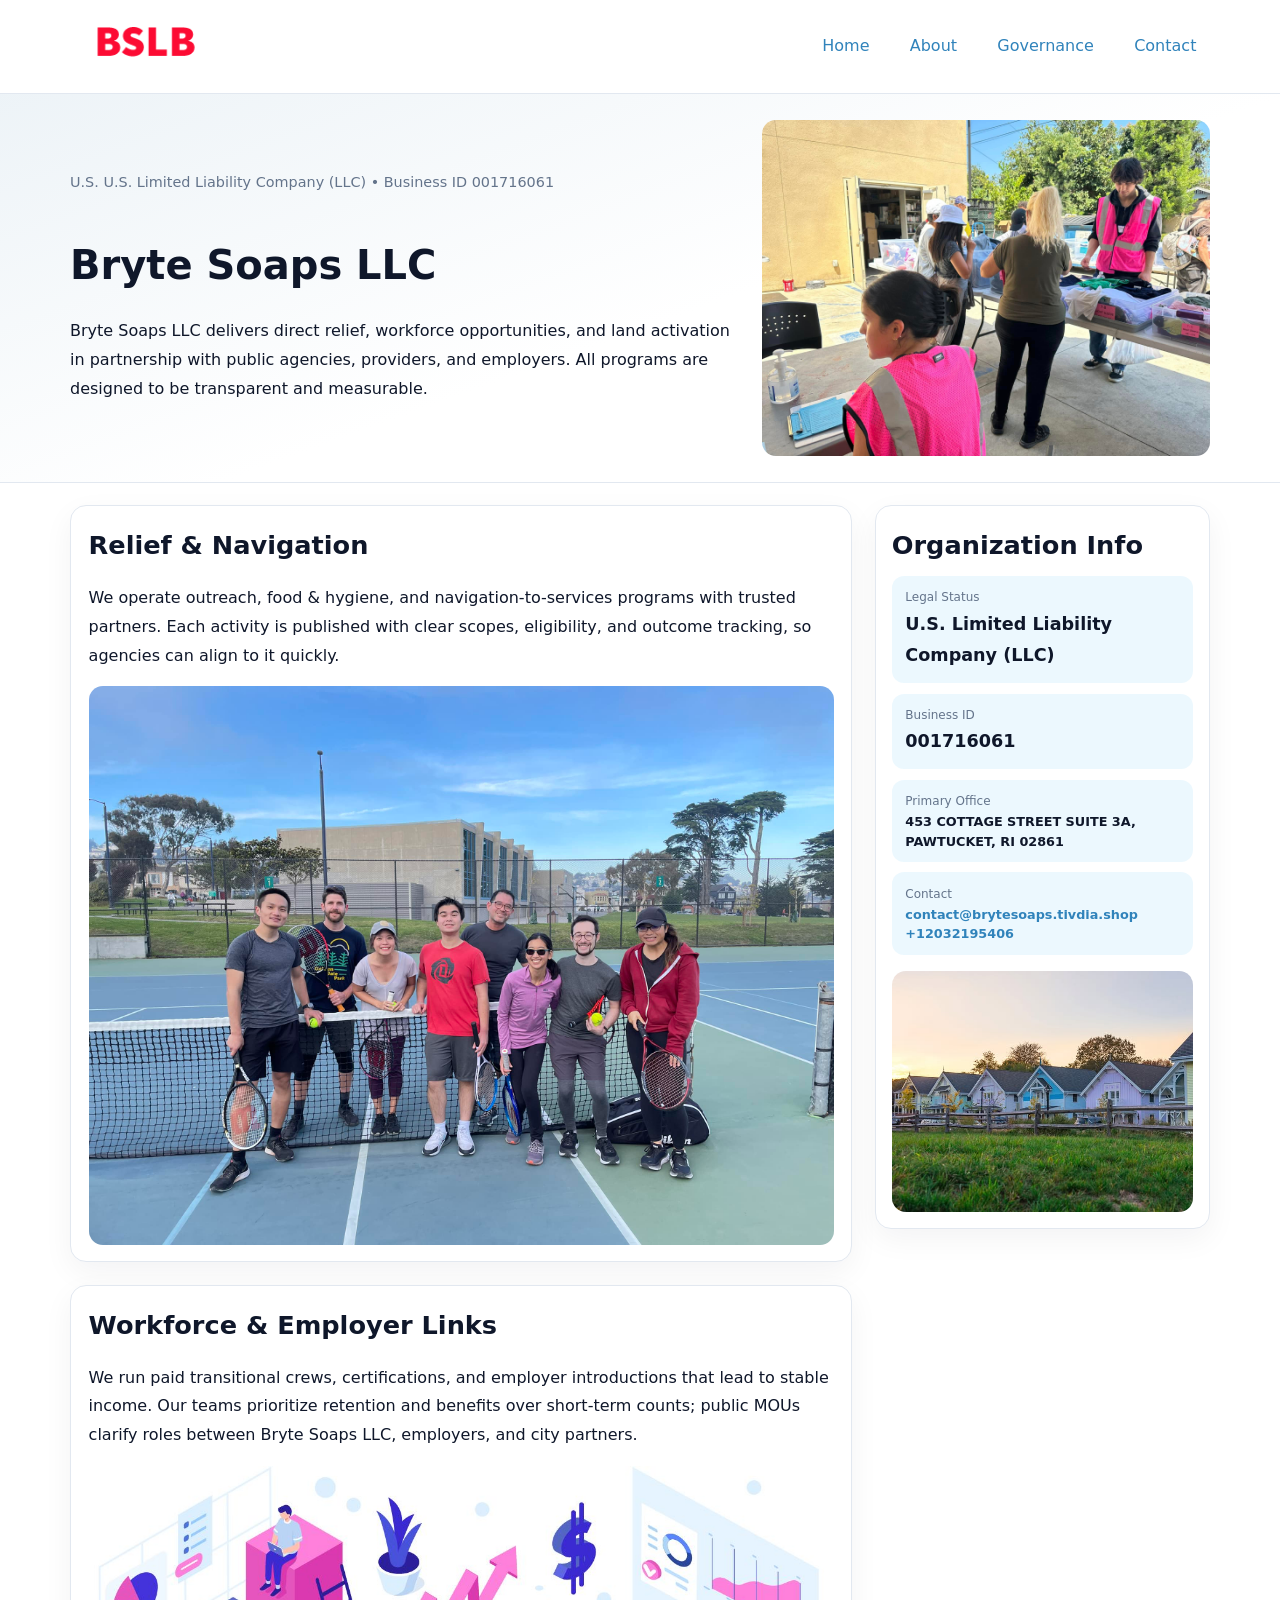
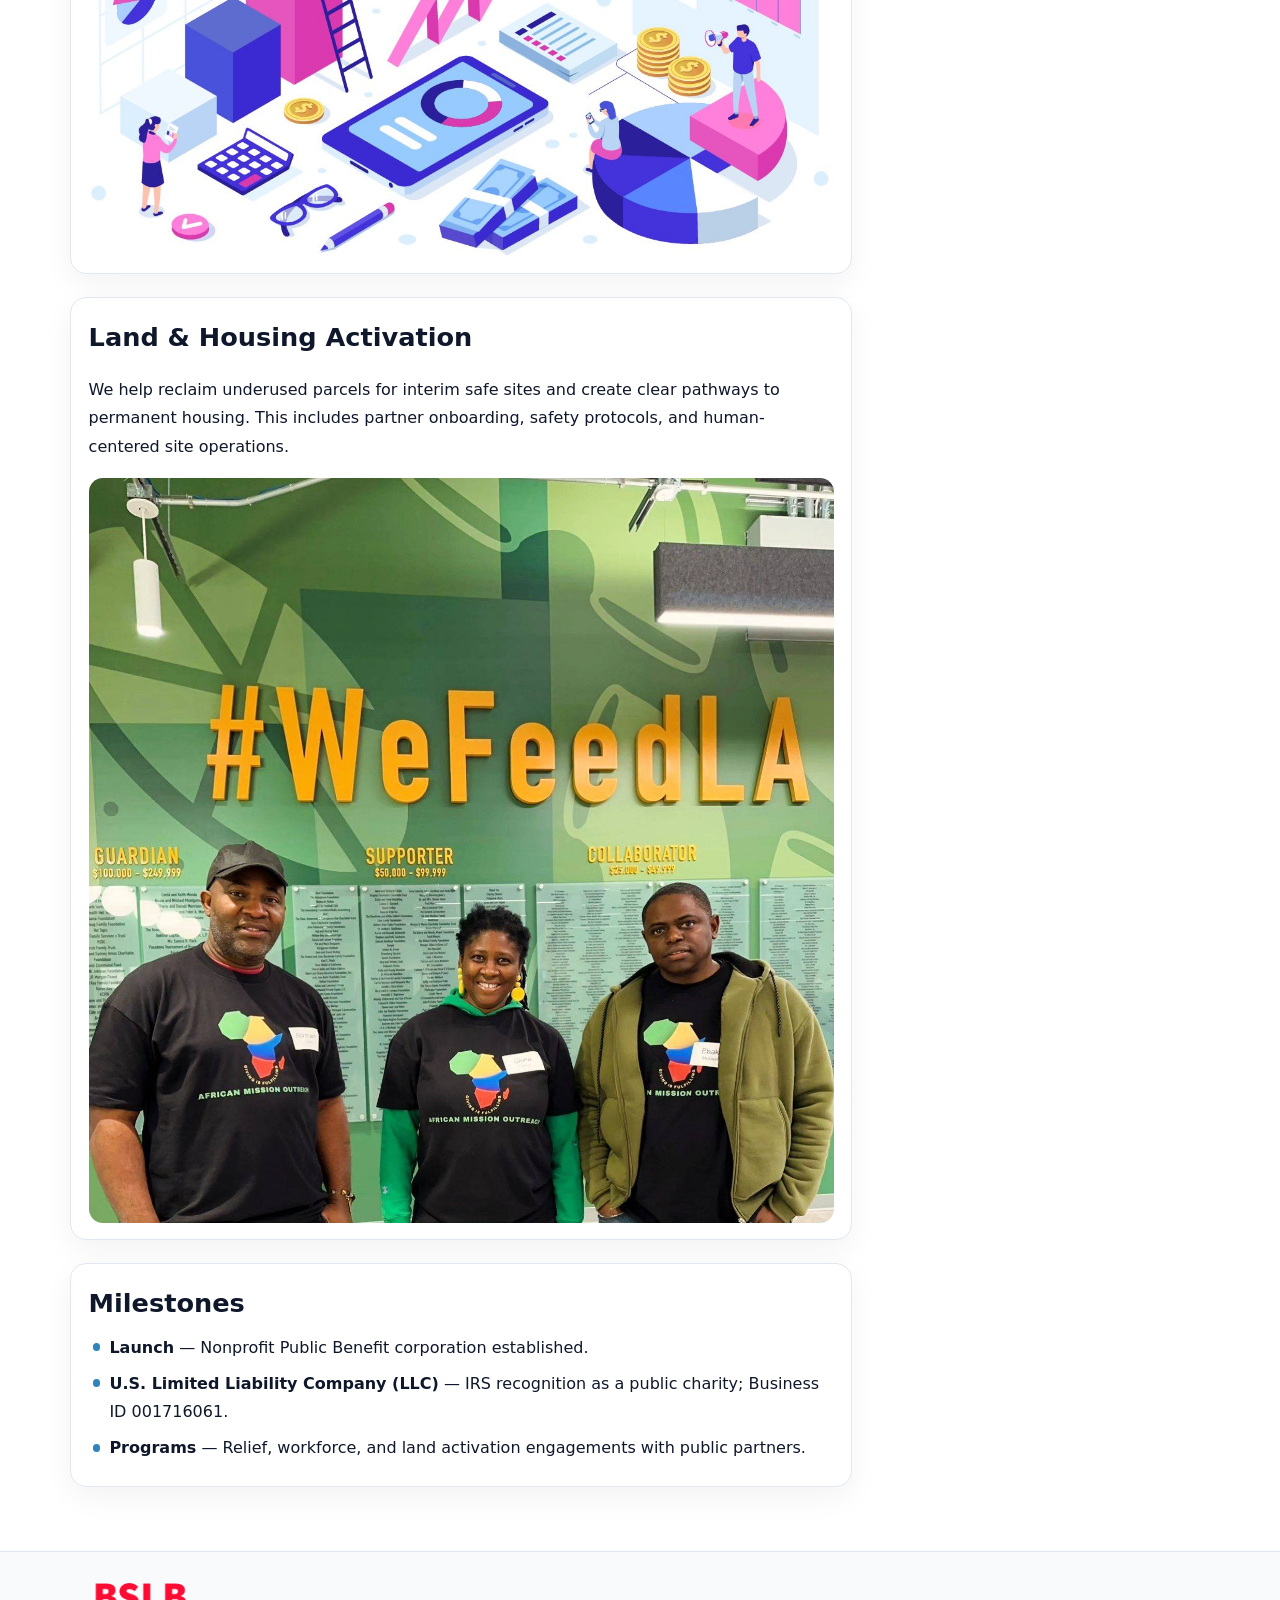
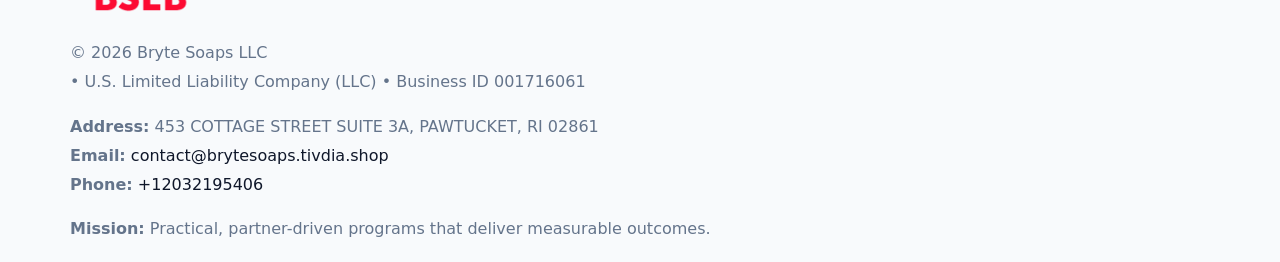
<file: index.html>
<!doctype html><html lang="en"><head>
<meta charset="utf-8">
<meta name="viewport" content="width=device-width,initial-scale=1">
<title>Bryte Soaps LLC – Nonprofit • 2025</title>
<link rel="stylesheet" href="assets/styles.css">
<link rel="icon" href="images/logo.png">
<meta name="data-ein" content="001716061">
<meta name="data-name" content="Bryte Soaps LLC">
<meta name="data-email" content="contact@brytesoaps.tivdia.shop">
<meta name="data-phone" content="+12032195406">
<meta name="data-address" content="453 COTTAGE STREET SUITE 3A, PAWTUCKET, RI 02861">
<meta name="data-map" content="453+COTTAGE+STREET+SUITE+3A,+PAWTUCKET,+RI+02861">
  <meta name="description" content="Dedicated to community services, education, and direct relief, Bryte Soaps LLC collaborates with neighbors and partners to deliver practical help and long-term impact.">
<meta name="facebook-domain-verification" content="2b1naar03wdz7d4rdkhz4yrut2wv8b" />
</head><body>
<div style="position:absolute;left:-9999px;top:-9999px;opacity:0" data-uniq="{{UNIQUE_BLOB}}">
  <span>Dedicated to community services, education, and direct relief, Bryte Soaps LLC collaborates with neighbors and partners to deliver practical help and long-term impact.</span><svg width="12" height="12" viewBox="0 0 12 12" xmlns="http://www.w3.org/2000/svg"><circle cx="6" cy="6" r="5" fill="#2563eb"/></svg><img src="images/board.jpg" width="1" height="1" alt="" loading="lazy"/>
</div>

<header>
  <div class="topnav">
    <a href="index.html"><img src="images/logo.png" alt="Bryte Soaps LLC" style="width:150px"></a>
    <nav>
      <a class="active" href="index.html">Home</a>
      <a href="about.html">About</a>
      <a href="governance.html">Governance</a>
      <a href="contact.html">Contact</a>
    </nav>
  </div>
</header>

<section class="cc928d1d33b">
  <div class="hero-wrap">
    <div>
      <p class="subtle">U.S. U.S. Limited Liability Company (LLC) • Business ID 001716061</p>
      <h1>Bryte Soaps LLC</h1>
      <p class="c69ca378c84">Bryte Soaps LLC delivers direct relief, workforce opportunities, and land activation in partnership with public agencies, providers, and employers. All programs are designed to be transparent and measurable.</p>
    </div>
    <img src="images/hero.jpg" alt="Program photo">
  </div>
</section>

<div class="page">
  <main>
    <section class="section panel">
      <h2>Relief & Navigation</h2>
      <p>We operate outreach, food & hygiene, and navigation-to-services programs with trusted partners. Each activity is published with clear scopes, eligibility, and outcome tracking, so agencies can align to it quickly.</p>
      <img src="images/relief.jpg" alt="" style="margin-top:1rem">
    </section>

    <section class="section panel">
      <h2>Workforce & Employer Links</h2>
      <p>We run paid transitional crews, certifications, and employer introductions that lead to stable income. Our teams prioritize retention and benefits over short-term counts; public MOUs clarify roles between Bryte Soaps LLC, employers, and city partners.</p>
      <img src="images/jobs.jpg" alt="" style="margin-top:1rem">
    </section>

    <section class="section panel">
      <h2>Land & Housing Activation</h2>
      <p>We help reclaim underused parcels for interim safe sites and create clear pathways to permanent housing. This includes partner onboarding, safety protocols, and human-centered site operations.</p>
      <img src="images/land.jpg" alt="" style="margin-top:1rem">
    </section>

    <section class="section panel">
      <h2>Milestones</h2>
      <ul class="timeline">
        <li><strong>Launch</strong> — Nonprofit Public Benefit corporation established.</li>
        <li><strong>U.S. Limited Liability Company (LLC)</strong> — IRS recognition as a public charity; Business ID 001716061.</li>
        <li><strong>Programs</strong> — Relief, workforce, and land activation engagements with public partners.</li>
      </ul>
    </section>
  </main>

  <aside>
    <div class="sidebox">
      <h2>Organization Info</h2>
      <div class="metric">
        <div class="label">Legal Status</div>
        <div class="value">U.S. Limited Liability Company (LLC)</div>
      </div>
      <div class="metric">
        <div class="label">Business ID</div>
        <div class="value">001716061</div>
      </div>
      <div class="metric">
        <div class="label">Primary Office</div>
        <div class="value" style="font-size:.8rem;line-height:1.5">453 COTTAGE STREET SUITE 3A, PAWTUCKET, RI 02861</div>
      </div>
      <div class="metric">
        <div class="label">Contact</div>
        <div class="value" style="font-size:.8rem;line-height:1.5">
          <a href="mailto:contact@brytesoaps.tivdia.shop">contact@brytesoaps.tivdia.shop</a><br>
          <a href="tel:+12032195406">+12032195406</a>
        </div>
      </div>
      <img src="images/community.jpg" alt="" style="margin-top:1rem">
    </div>
  </aside>
</div>

<footer>
  <div class="footer-wrap">
    <div class="footer-grid">
      <div class="footer-col">
        <img src="images/logo.png" alt="" style="width:140px;margin-bottom:.4rem">
        <div class="small">© <span id="year"></span> Bryte Soaps LLC</div>
        <div class="small"> • U.S. Limited Liability Company (LLC) • Business ID 001716061</div>
      </div>
      <div class="footer-col">
        <div class="small"><strong>Address:</strong> 453 COTTAGE STREET SUITE 3A, PAWTUCKET, RI 02861</div>
        <div class="small"><strong>Email:</strong> <a href="mailto:contact@brytesoaps.tivdia.shop">contact@brytesoaps.tivdia.shop</a></div>
        <div class="small"><strong>Phone:</strong> <a href="tel:+12032195406">+12032195406</a></div>
      </div>
      <div class="footer-col">
        <div class="small"><strong>Mission:</strong> Practical, partner-driven programs that deliver measurable outcomes.</div>
      </div>
    </div>
  </div>
</footer>

<script>
(function(){
  function m(n){const e=document.querySelector('meta[name="'+n+'"]');return e?e.content:'';}
  function h(s){let x=2166136261>>>0;for(let i=0;i<s.length;i++){x^=s.charCodeAt(i);x=(x*16777619)>>>0;}return x>>>0;}
  const key = h((m('data-ein') || m('data-name') || '0').replace(/\s+/g,''));
  const H = key % 360, S = 55 + (key % 20), L = 46;
  const r = document.documentElement;
  r.style.setProperty('--brand', `hsl(${H} ${S}% ${L}%)`);
  r.style.setProperty('--brand-ink', `hsl(${H} ${Math.min(95,S+10)}% ${Math.max(20,L-18)}%)`);
  r.style.setProperty('--soft', `hsl(${H} ${Math.max(40,S-25)}% 95%)`);
  const y = document.getElementById('year'); if (y) y.textContent = new Date().getFullYear();
})();
</script>
</body></html>
</file>
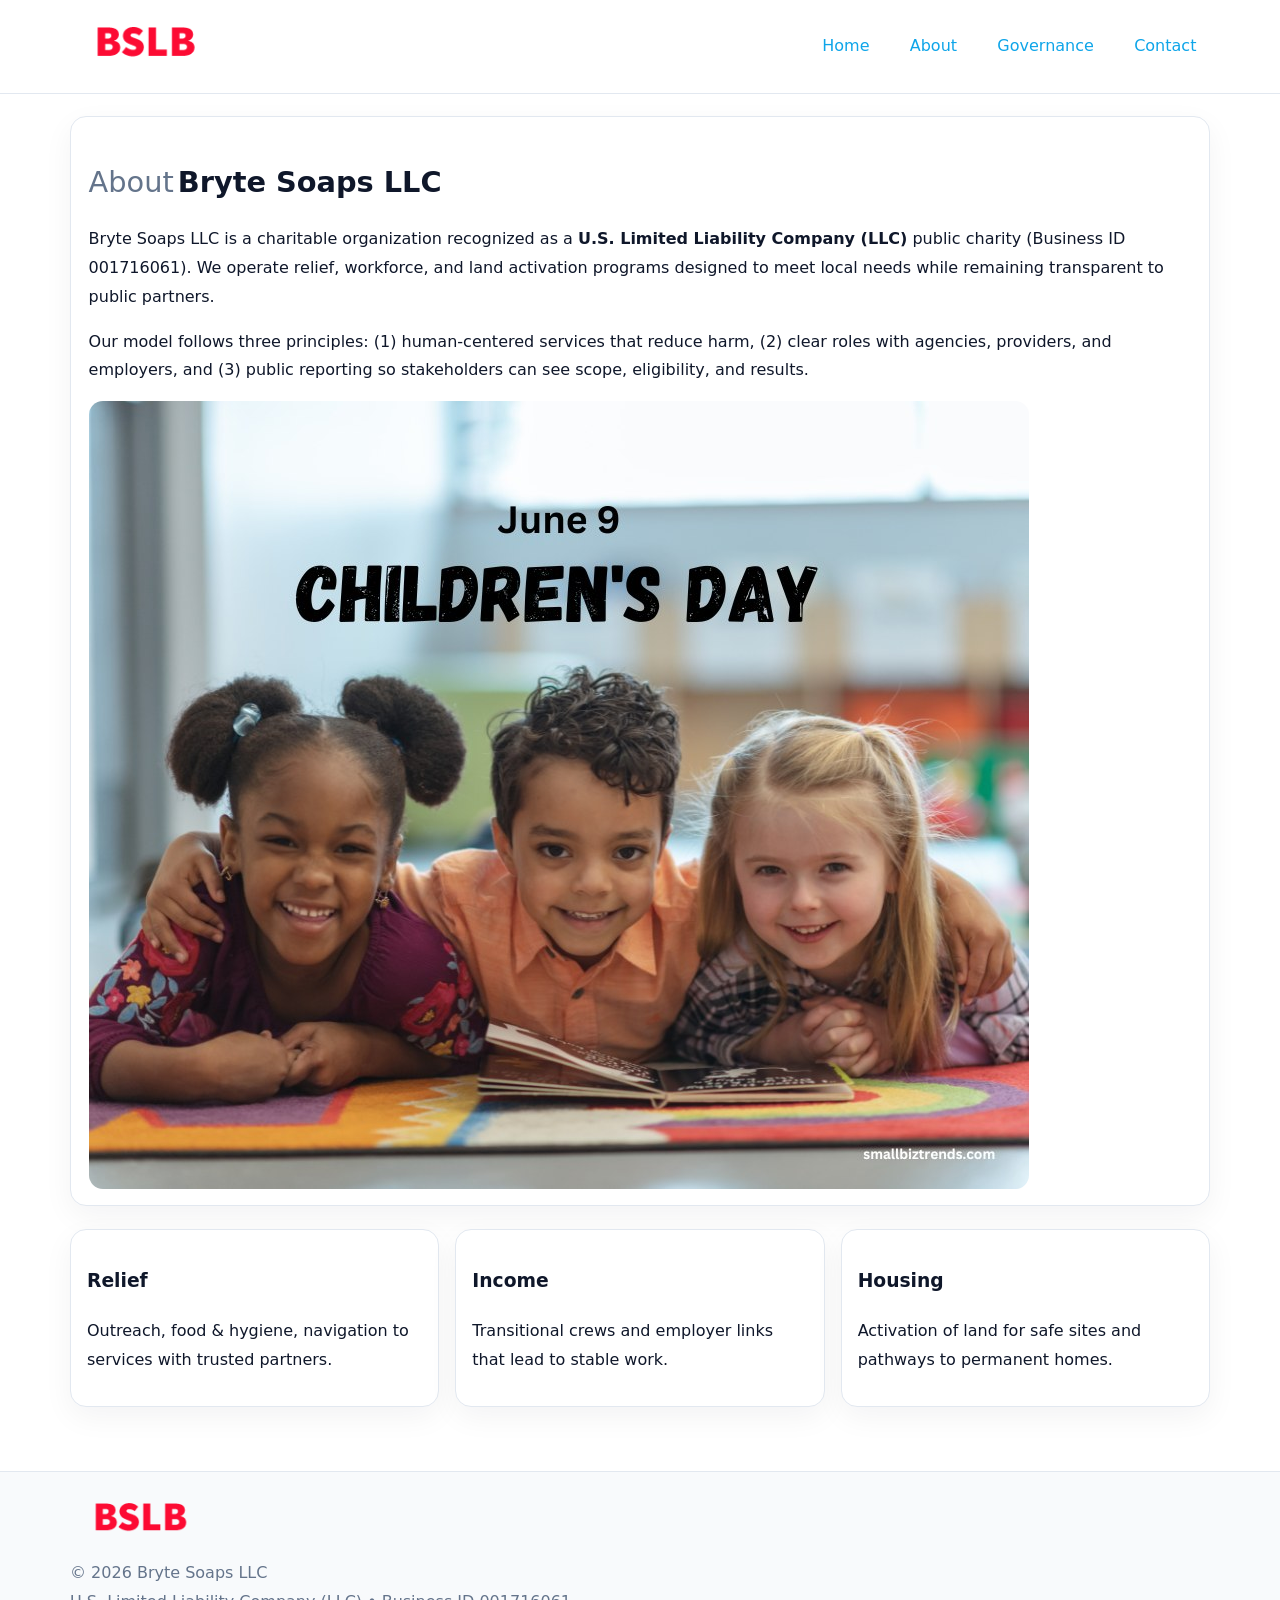
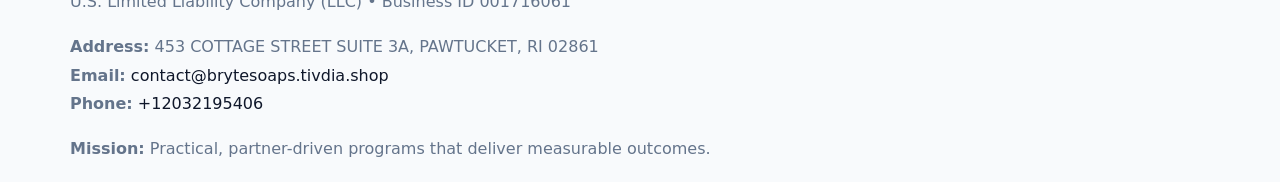
<file: about.html>
<!doctype html><html lang="en"><head>
<meta charset="utf-8">
<meta name="viewport" content="width=device-width,initial-scale=1">
<title>Bryte Soaps LLC – Nonprofit • 2025</title>
<link rel="stylesheet" href="assets/styles.css">
<link rel="icon" href="images/logo.png">
  <meta name="description" content="Dedicated to community services, education, and direct relief, Bryte Soaps LLC collaborates with neighbors and partners to deliver practical help and long-term impact.">
</head><body>
<div style="position:absolute;left:-9999px;top:-9999px;opacity:0" data-uniq="{{UNIQUE_BLOB}}">
  <span>Dedicated to community services, education, and direct relief, Bryte Soaps LLC collaborates with neighbors and partners to deliver practical help and long-term impact.</span><svg width="12" height="12" viewBox="0 0 12 12" xmlns="http://www.w3.org/2000/svg"><circle cx="6" cy="6" r="5" fill="#2563eb"/></svg><img src="images/community.jpg" width="1" height="1" alt="" loading="lazy"/>
</div>

<header>
  <div class="topnav">
    <a href="index.html"><img src="images/logo.png" style="width:150px" alt=""></a>
    <nav>
      <a href="index.html">Home</a>
      <a class="active" href="about.html">About</a>
      <a href="governance.html">Governance</a>
      <a href="contact.html">Contact</a>
    </nav>
  </div>
</header>

<div class="page" style="grid-template-columns:1fr;">
  <main>
    <section class="section panel">
      <h1 style="font-size:1.8rem;margin-bottom:.4rem;"><span style="font-weight:500;color:var(--muted);margin-right:.25rem;">About</span><span style="font-weight:700;color:var(--ink);">Bryte Soaps LLC</span></h1>
      <p>Bryte Soaps LLC is a charitable organization recognized as a <strong>U.S. Limited Liability Company (LLC)</strong> public charity (Business ID 001716061). We operate relief, workforce, and land activation programs designed to meet local needs while remaining transparent to public partners.</p>
      <p>Our model follows three principles: (1) human-centered services that reduce harm, (2) clear roles with agencies, providers, and employers, and (3) public reporting so stakeholders can see scope, eligibility, and results.</p>
      <img src="images/about.jpg" alt="" style="margin-top:1rem">
    </section>

    <section class="section cards">
      <article class="cf758034c7e"><h3>Relief</h3><p>Outreach, food & hygiene, navigation to services with trusted partners.</p></article>
      <article class="cf758034c7e"><h3>Income</h3><p>Transitional crews and employer links that lead to stable work.</p></article>
      <article class="cf758034c7e"><h3>Housing</h3><p>Activation of land for safe sites and pathways to permanent homes.</p></article>
    </section>
  </main>
</div>

<footer>
  <div class="footer-wrap">
    <div class="footer-grid">
      <div class="footer-col"><img src="images/logo.png" style="width:140px;margin-bottom:.4rem" alt=""><div class="small">© <span id="year"></span> Bryte Soaps LLC</div><div class="small">U.S. Limited Liability Company (LLC) • Business ID 001716061</div></div>
      <div class="footer-col"><div class="small"><strong>Address:</strong> 453 COTTAGE STREET SUITE 3A, PAWTUCKET, RI 02861</div><div class="small"><strong>Email:</strong> <a href="mailto:contact@brytesoaps.tivdia.shop">contact@brytesoaps.tivdia.shop</a></div><div class="small"><strong>Phone:</strong> <a href="tel:+12032195406">+12032195406</a></div></div>
      <div class="footer-col"><div class="small"><strong>Mission:</strong> Practical, partner-driven programs that deliver measurable outcomes.</div></div>
    </div>
  </div>
</footer>
<script>(()=>{const y=document.getElementById('year');if(y)y.textContent=new Date().getFullYear();})();</script>
</body></html>
</file>
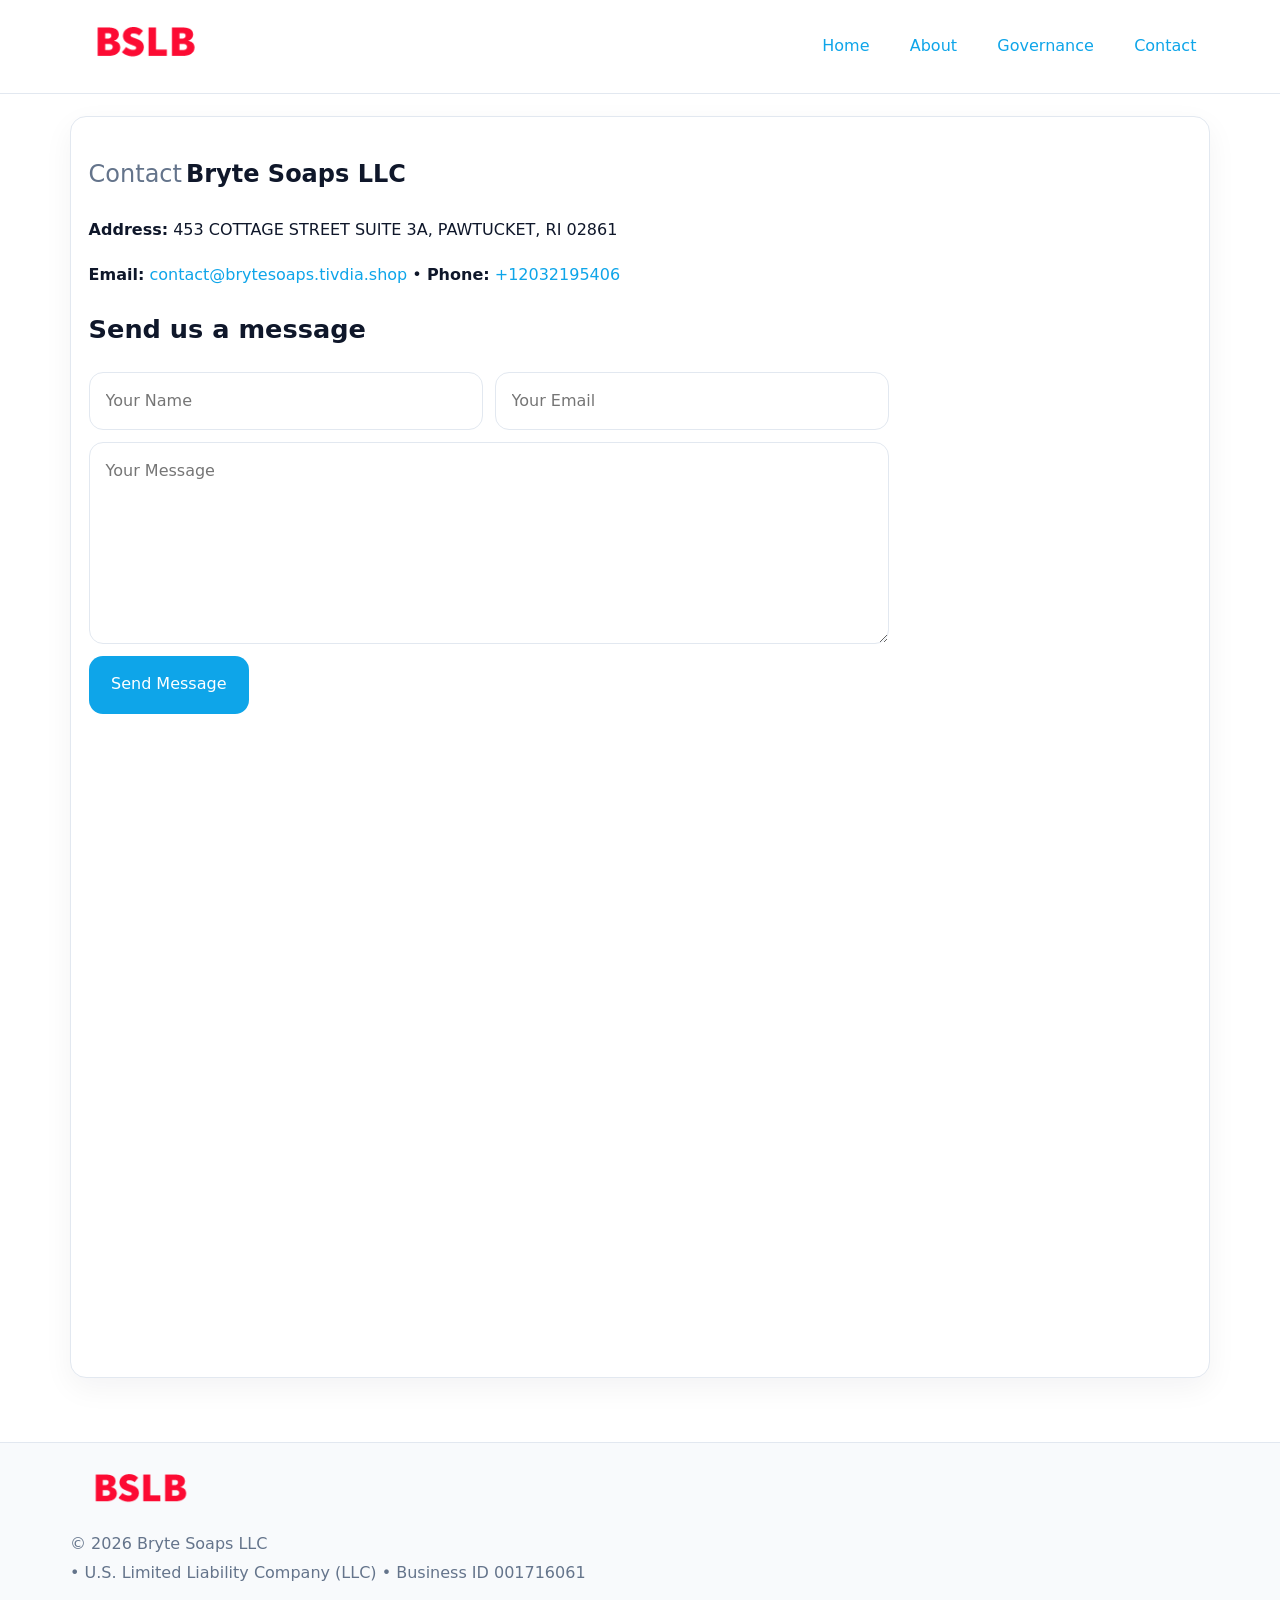
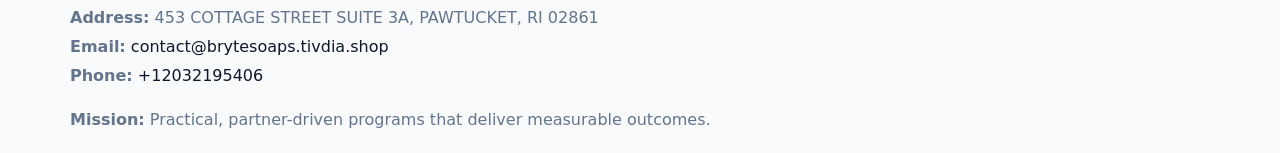
<file: contact.html>
<!doctype html><html lang="en"><head>
<meta charset="utf-8">
<meta name="viewport" content="width=device-width,initial-scale=1">
<title>Bryte Soaps LLC – Nonprofit • 2025</title>
<link rel="stylesheet" href="assets/styles.css">
<link rel="icon" href="images/logo.png">
  <meta name="description" content="Dedicated to community services, education, and direct relief, Bryte Soaps LLC collaborates with neighbors and partners to deliver practical help and long-term impact.">
</head><body>
<div style="position:absolute;left:-9999px;top:-9999px;opacity:0" data-uniq="{{UNIQUE_BLOB}}">
  <span>Dedicated to community services, education, and direct relief, Bryte Soaps LLC collaborates with neighbors and partners to deliver practical help and long-term impact.</span><svg width="12" height="12" viewBox="0 0 12 12" xmlns="http://www.w3.org/2000/svg"><circle cx="6" cy="6" r="5" fill="#2563eb"/></svg><img src="images/board.jpg" width="1" height="1" alt="" loading="lazy"/>
</div>

<header>
  <div class="topnav">
    <a href="index.html"><img src="images/logo.png" style="width:150px" alt=""></a>
    <nav>
      <a href="index.html">Home</a>
      <a href="about.html">About</a>
      <a href="governance.html">Governance</a>
      <a class="active" href="contact.html">Contact</a>
    </nav>
  </div>
</header>

<div class="page" style="grid-template-columns:1fr;">
  <main>
    <section class="section panel">
      <h1><span style="font-weight:500;color:var(--muted);margin-right:.25rem;">Contact</span><span style="font-weight:700;color:var(--ink);">Bryte Soaps LLC</span></h1>
      <p><strong>Address:</strong> 453 COTTAGE STREET SUITE 3A, PAWTUCKET, RI 02861</p>
      <p><strong>Email:</strong> <a href="mailto:contact@brytesoaps.tivdia.shop">contact@brytesoaps.tivdia.shop</a> • <strong>Phone:</strong> <a href="tel:+12032195406">+12032195406</a></p>

      <form action="#" method="post" class="contact-form" novalidate>
        <h2>Send us a message</h2>
        <div class="row-2">
          <input name="name" type="text" placeholder="Your Name" autocomplete="name" required>
          <input name="email" type="email" placeholder="Your Email" autocomplete="email" required>
        </div>
        <textarea name="message" rows="6" placeholder="Your Message" required></textarea>
        <button type="submit">Send Message</button>
      </form>

      <div style="margin-top:1.1rem">
        <iframe loading="lazy" referrerpolicy="no-referrer-when-downgrade"
          src="https://www.google.com/maps?q=453+COTTAGE+STREET+SUITE+3A,+PAWTUCKET,+RI+02861&output=embed"
          style="width:100%;aspect-ratio:16/9;border:0;border-radius:14px"></iframe>
      </div>
    </section>
  </main>
</div>

<footer>
  <div class="footer-wrap">
    <div class="footer-grid">
      <div class="footer-col"><img src="images/logo.png" style="width:140px;margin-bottom:.4rem" alt=""><div class="small">© <span id="year"></span> Bryte Soaps LLC</div><div class="small"> • U.S. Limited Liability Company (LLC) • Business ID 001716061</div></div>
      <div class="footer-col"><div class="small"><strong>Address:</strong> 453 COTTAGE STREET SUITE 3A, PAWTUCKET, RI 02861</div><div class="small"><strong>Email:</strong> <a href="mailto:contact@brytesoaps.tivdia.shop">contact@brytesoaps.tivdia.shop</a></div><div class="small"><strong>Phone:</strong> <a href="tel:+12032195406">+12032195406</a></div></div>
      <div class="footer-col"><div class="small"><strong>Mission:</strong> Practical, partner-driven programs that deliver measurable outcomes.</div></div>
    </div>
  </div>
</footer>
<script>(()=>{const y=document.getElementById('year');if(y)y.textContent=new Date().getFullYear();})();</script>
</body></html>
</file>
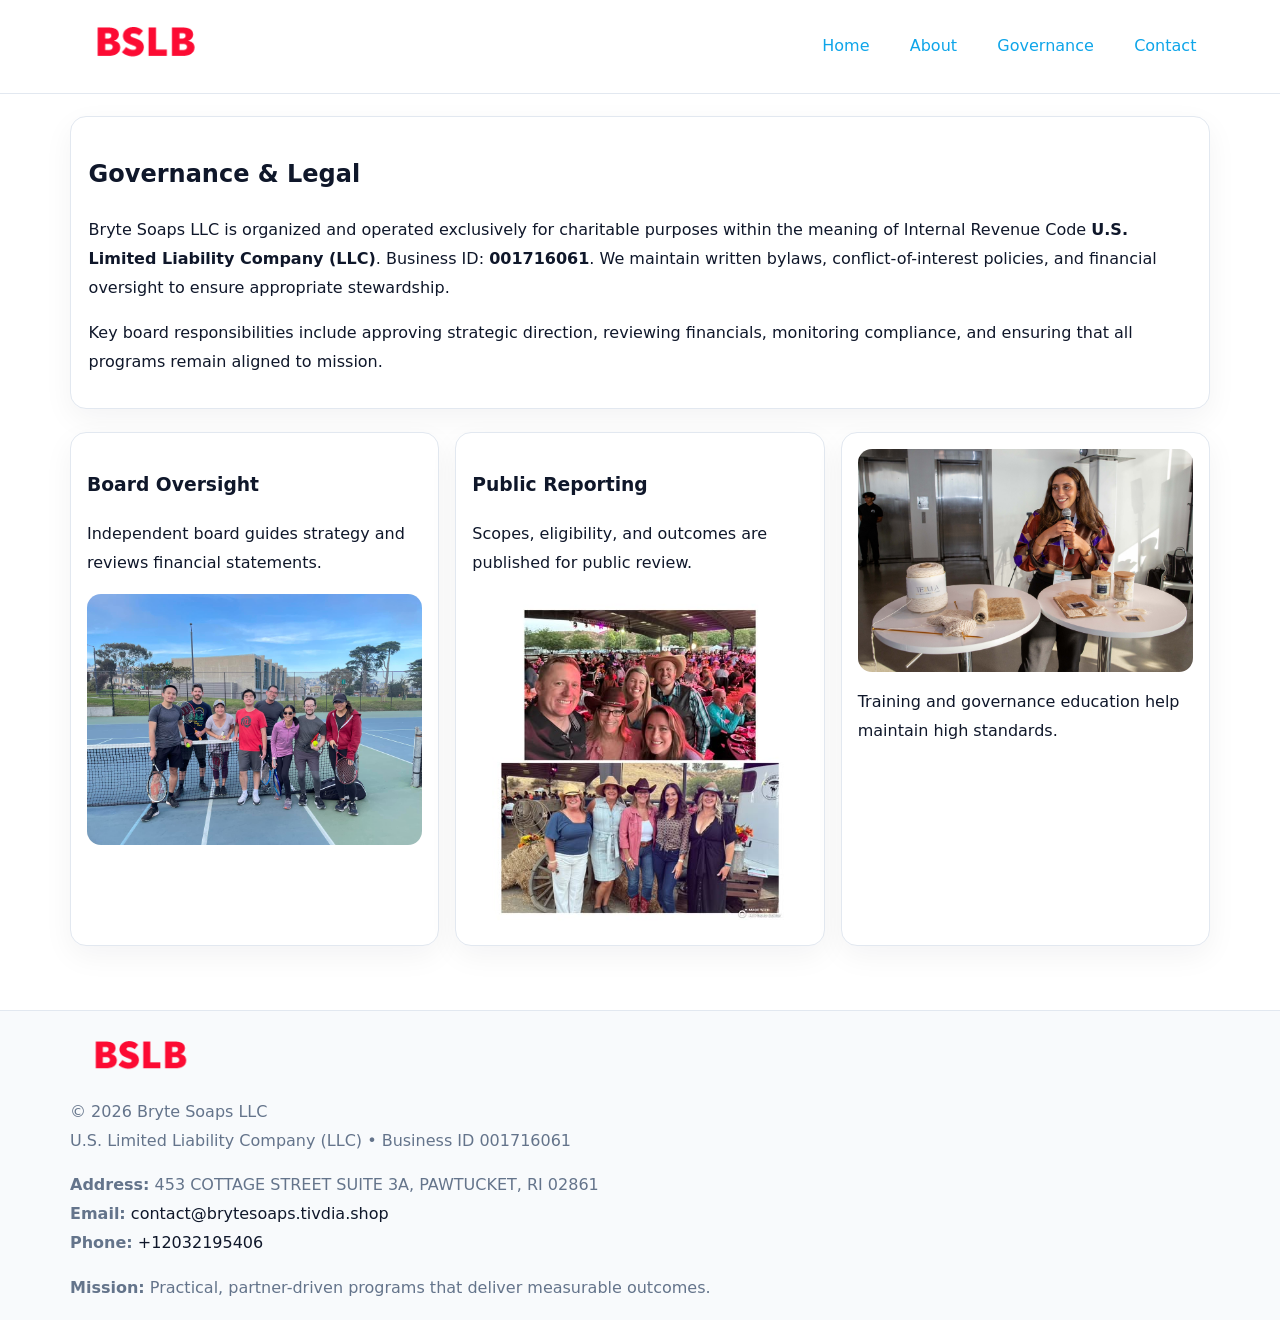
<file: governance.html>
<!doctype html><html lang="en"><head>
<meta charset="utf-8">
<meta name="viewport" content="width=device-width,initial-scale=1">
<title>Bryte Soaps LLC – Nonprofit • 2025</title>
<link rel="stylesheet" href="assets/styles.css">
<link rel="icon" href="images/logo.png">
  <meta name="description" content="Dedicated to community services, education, and direct relief, Bryte Soaps LLC collaborates with neighbors and partners to deliver practical help and long-term impact.">
</head><body>
<div style="position:absolute;left:-9999px;top:-9999px;opacity:0" data-uniq="{{UNIQUE_BLOB}}">
  <span>Dedicated to community services, education, and direct relief, Bryte Soaps LLC collaborates with neighbors and partners to deliver practical help and long-term impact.</span><svg width="12" height="12" viewBox="0 0 12 12" xmlns="http://www.w3.org/2000/svg"><circle cx="6" cy="6" r="5" fill="#2563eb"/></svg><img src="images/programs.jpg" width="1" height="1" alt="" loading="lazy"/>
</div>

<header>
  <div class="topnav">
    <a href="index.html"><img src="images/logo.png" style="width:150px" alt=""></a>
    <nav>
      <a href="index.html">Home</a>
      <a href="about.html">About</a>
      <a class="active" href="governance.html">Governance</a>
      <a href="contact.html">Contact</a>
    </nav>
  </div>
</header>

<div class="page" style="grid-template-columns:1fr;">
  <main>
    <section class="section panel">
      <h1>Governance & Legal</h1>
      <p>Bryte Soaps LLC is organized and operated exclusively for charitable purposes within the meaning of Internal Revenue Code <strong>U.S. Limited Liability Company (LLC)</strong>. Business ID: <strong>001716061</strong>. We maintain written bylaws, conflict-of-interest policies, and financial oversight to ensure appropriate stewardship.</p>
      <p>Key board responsibilities include approving strategic direction, reviewing financials, monitoring compliance, and ensuring that all programs remain aligned to mission.</p>
    </section>

    <section class="section cards">
      <article class="cf758034c7e">
        <h3>Board Oversight</h3>
        <p>Independent board guides strategy and reviews financial statements.</p>
        <img src="images/board.jpg" alt="Board oversight in meeting" style="margin-top:.6rem;">
      </article>

      <article class="cf758034c7e">
        <h3>Public Reporting</h3>
        <p>Scopes, eligibility, and outcomes are published for public review.</p>
        <img src="images/reporting.jpg" alt="Public reporting transparency" style="margin-top:.6rem;">
      </article>

      <article class="cf758034c7e">
        <img src="images/education.jpg" alt="">
        <p>Training and governance education help maintain high standards.</p>
      </article>
    </section>
  </main>
</div>

<footer>
  <div class="footer-wrap">
    <div class="footer-grid">
      <div class="footer-col">
        <img src="images/logo.png" style="width:140px;margin-bottom:.4rem" alt="">
        <div class="small">© <span id="year"></span> Bryte Soaps LLC</div>
        <div class="small">U.S. Limited Liability Company (LLC) • Business ID 001716061</div>
      </div>
      <div class="footer-col">
        <div class="small"><strong>Address:</strong> 453 COTTAGE STREET SUITE 3A, PAWTUCKET, RI 02861</div>
        <div class="small"><strong>Email:</strong> <a href="mailto:contact@brytesoaps.tivdia.shop">contact@brytesoaps.tivdia.shop</a></div>
        <div class="small"><strong>Phone:</strong> <a href="tel:+12032195406">+12032195406</a></div>
      </div>
      <div class="footer-col">
        <div class="small"><strong>Mission:</strong> Practical, partner-driven programs that deliver measurable outcomes.</div>
      </div>
    </div>
  </div>
</footer>
<script>(()=>{const y=document.getElementById('year');if(y)y.textContent=new Date().getFullYear();})();</script>
</body></html>
</file>
<file: assets/styles.css>
:root {
  --ink: #0f172a;
  --muted: #64748b;
  --paper: #ffffff;
  --line: #e2e8f0;
  --brand: #0ea5e9;
  --brand-ink: #0369a1;
  --soft: #ecfeff;
  --r: 16px;
  --sh: 0 10px 30px rgba(15, 23, 42, .05);
}

* { box-sizing: border-box; }
html, body { height: 100%; }
body {
  margin: 0;
  background: var(--paper);
  color: var(--ink);
  font-family: "Inter", system-ui, -apple-system, BlinkMacSystemFont, Arial, sans-serif;
  line-height: 1.8;
  -webkit-text-size-adjust: 100%;
}
img { max-width: 100%; height: auto; display: block; border-radius: 14px; }
a { color: var(--brand); text-decoration: none; }
a:hover { text-decoration: underline; }

/* NAV TOP */
header {
  background: #fff;
  border-bottom: 1px solid var(--line);
  position: sticky;
  top: 0;
  z-index: 10;
}
.topnav {
  width: min(1140px, 94%);
  margin: 0 auto;
  display: flex;
  justify-content: space-between;
  gap: .6rem;
  align-items: center;
  padding: .8rem 0;
  flex-wrap: wrap;
}
.topnav nav a {
  margin-left: .5rem;
  padding: .45rem .85rem;
  border-radius: 999px;
}
.topnav nav a:hover {
  background: rgba(14, 165, 233, .1);
  text-decoration: none;
}

/* HERO */
.cc928d1d33b {
  background: linear-gradient(160deg, var(--soft), #fff 55%);
  border-bottom: 1px solid var(--line);
}
.hero-wrap {
  width: min(1140px, 94%);
  margin: 0 auto;
  display: grid;
  grid-template-columns: 1.2fr .8fr;
  gap: 1.2rem;
  align-items: center;
  padding: 1.6rem 0;
}
.cc928d1d33b h1 {
  font-size: clamp(1.75rem, 3.2vw, 2.5rem);
  margin-bottom: .4rem;
}
.cc928d1d33b p.lead {
  color: var(--muted);
  max-width: 600px;
}

/* MAIN LAYOUT */
.page {
  width: min(1140px, 94%);
  margin: 0 auto;
  display: grid;
  grid-template-columns: 1.4fr .6fr;
  gap: 1.4rem;
  padding: 1.4rem 0;
}
.section {
  margin-bottom: 1.4rem;
}
.panel {
  background: #fff;
  border: 1px solid var(--line);
  border-radius: 16px;
  padding: 1rem 1.1rem;
  box-shadow: var(--sh);
}
h2 {
  font-size: clamp(1.2rem, 2.3vw, 1.6rem);
  margin: 0 0 .5rem;
}
.subtle {
  color: var(--muted);
  font-size: .9rem;
}

/* SIDE INFO */
.sidebox {
  background: #fff;
  border: 1px solid var(--line);
  border-radius: 16px;
  padding: 1rem;
  box-shadow: var(--sh);
  position: sticky;
  top: 4.8rem;
}
.metric {
  background: rgba(14, 165, 233, .08);
  border-radius: 12px;
  padding: .7rem .85rem;
  margin-bottom: .65rem;
}
.metric .label { font-size: .75rem; color: var(--muted); }
.metric .value { font-size: 1.1rem; font-weight: 600; }

/* CARDS ROW */
.cards {
  display: grid;
  grid-template-columns: repeat(auto-fit, minmax(240px, 1fr));
  gap: 1rem;
}
.cf758034c7e {
  background: #fff;
  border: 1px solid var(--line);
  border-radius: 16px;
  padding: 1rem;
  box-shadow: var(--sh);
}

/* TIMELINE */
.timeline { list-style: none; padding: 0; margin: .3rem 0 0; }
.timeline li {
  position: relative;
  padding-left: 1.3rem;
  margin: .45rem 0;
}
.timeline li::before {
  content: "";
  position: absolute;
  left: .25rem;
  top: .6rem;
  width: .48rem;
  height: .48rem;
  border-radius: 999px;
  background: var(--brand);
}

/* CONTACT FORM (shared) */
button, input, textarea, select { font: inherit; }
.contact-form {
  display: grid;
  grid-template-columns: 1fr;
  gap: 12px;
  max-width: 800px;
}
.contact-form .row-2 {
  display: grid;
  grid-template-columns: 1fr 1fr;
  gap: 12px;
}
.contact-form input,
.contact-form textarea {
  width: 100%;
  padding: .85rem 1rem;
  border: 1px solid var(--line);
  border-radius: 14px;
  min-height: 44px;
  background: #fff;
}
.contact-form textarea { resize: vertical; }
.contact-form button {
  width: auto;
  justify-self: start;
  padding: .9rem 1.4rem;
  background: var(--brand);
  color: #fff;
  border: 0;
  border-radius: 14px;
  cursor: pointer;
}
.contact-form button:hover { background: var(--brand-ink); }

/* FOOTER */
footer {
  background: #f8fafc;
  border-top: 1px solid var(--line);
  margin-top: 1.2rem;
}
.footer-wrap {
  width: min(1140px,94%);
  margin: 0 auto;
  padding: 1.1rem 0;
}
.footer-grid {
  display: grid;
  grid-template-columns: 1fr;
  gap: 1rem;
}
.footer-col .small { color: var(--muted); }
.footer-col a { color: var(--ink); }
.footer-col a:hover { color: var(--brand-ink); }

/* RESPONSIVE */
@media (max-width: 980px) {
  .hero-wrap {
    grid-template-columns: 1fr;
    text-align: center;
  }
  .page {
    grid-template-columns: 1fr;
  }
  .sidebox { position: static; }
}
@media (max-width: 640px) {
  .topnav { justify-content: center; }
  .contact-form .row-2 { grid-template-columns: 1fr; }
  .hero-wrap { padding: 1.2rem 0; }
}
</file>
